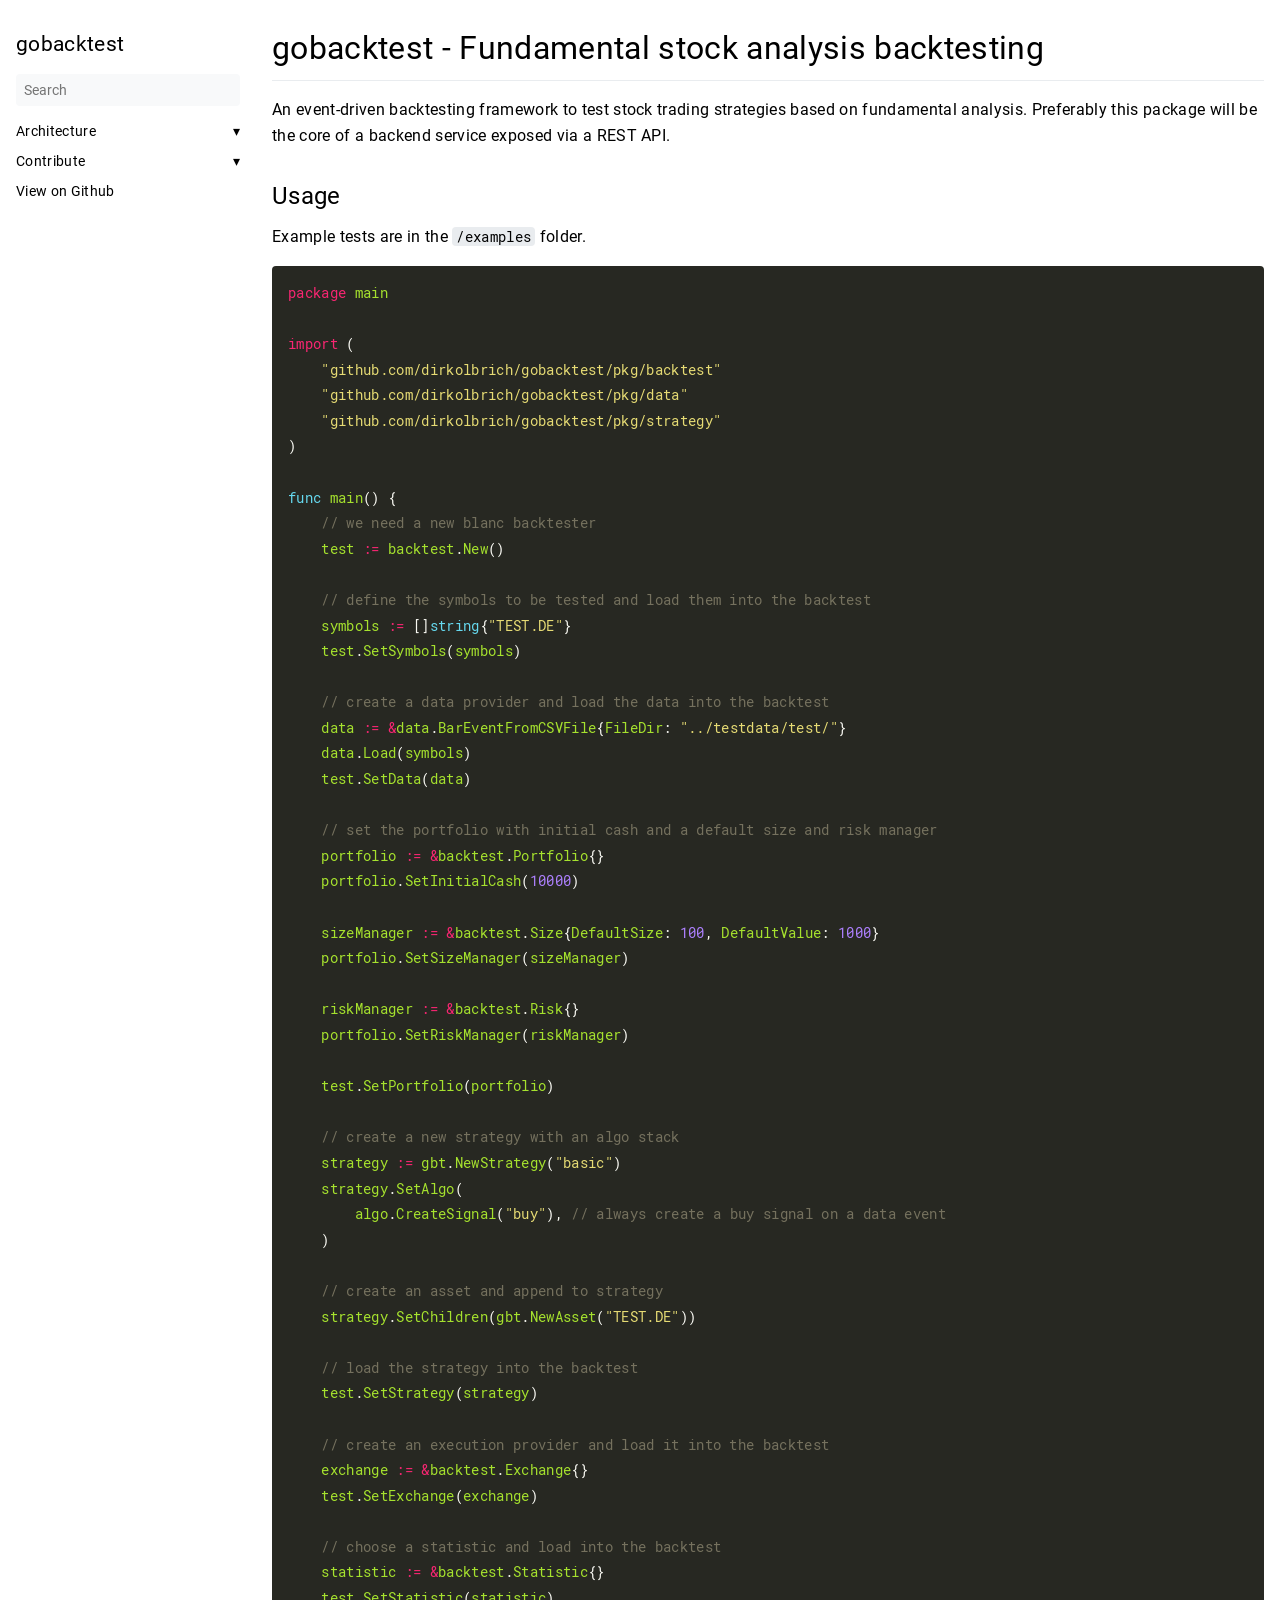
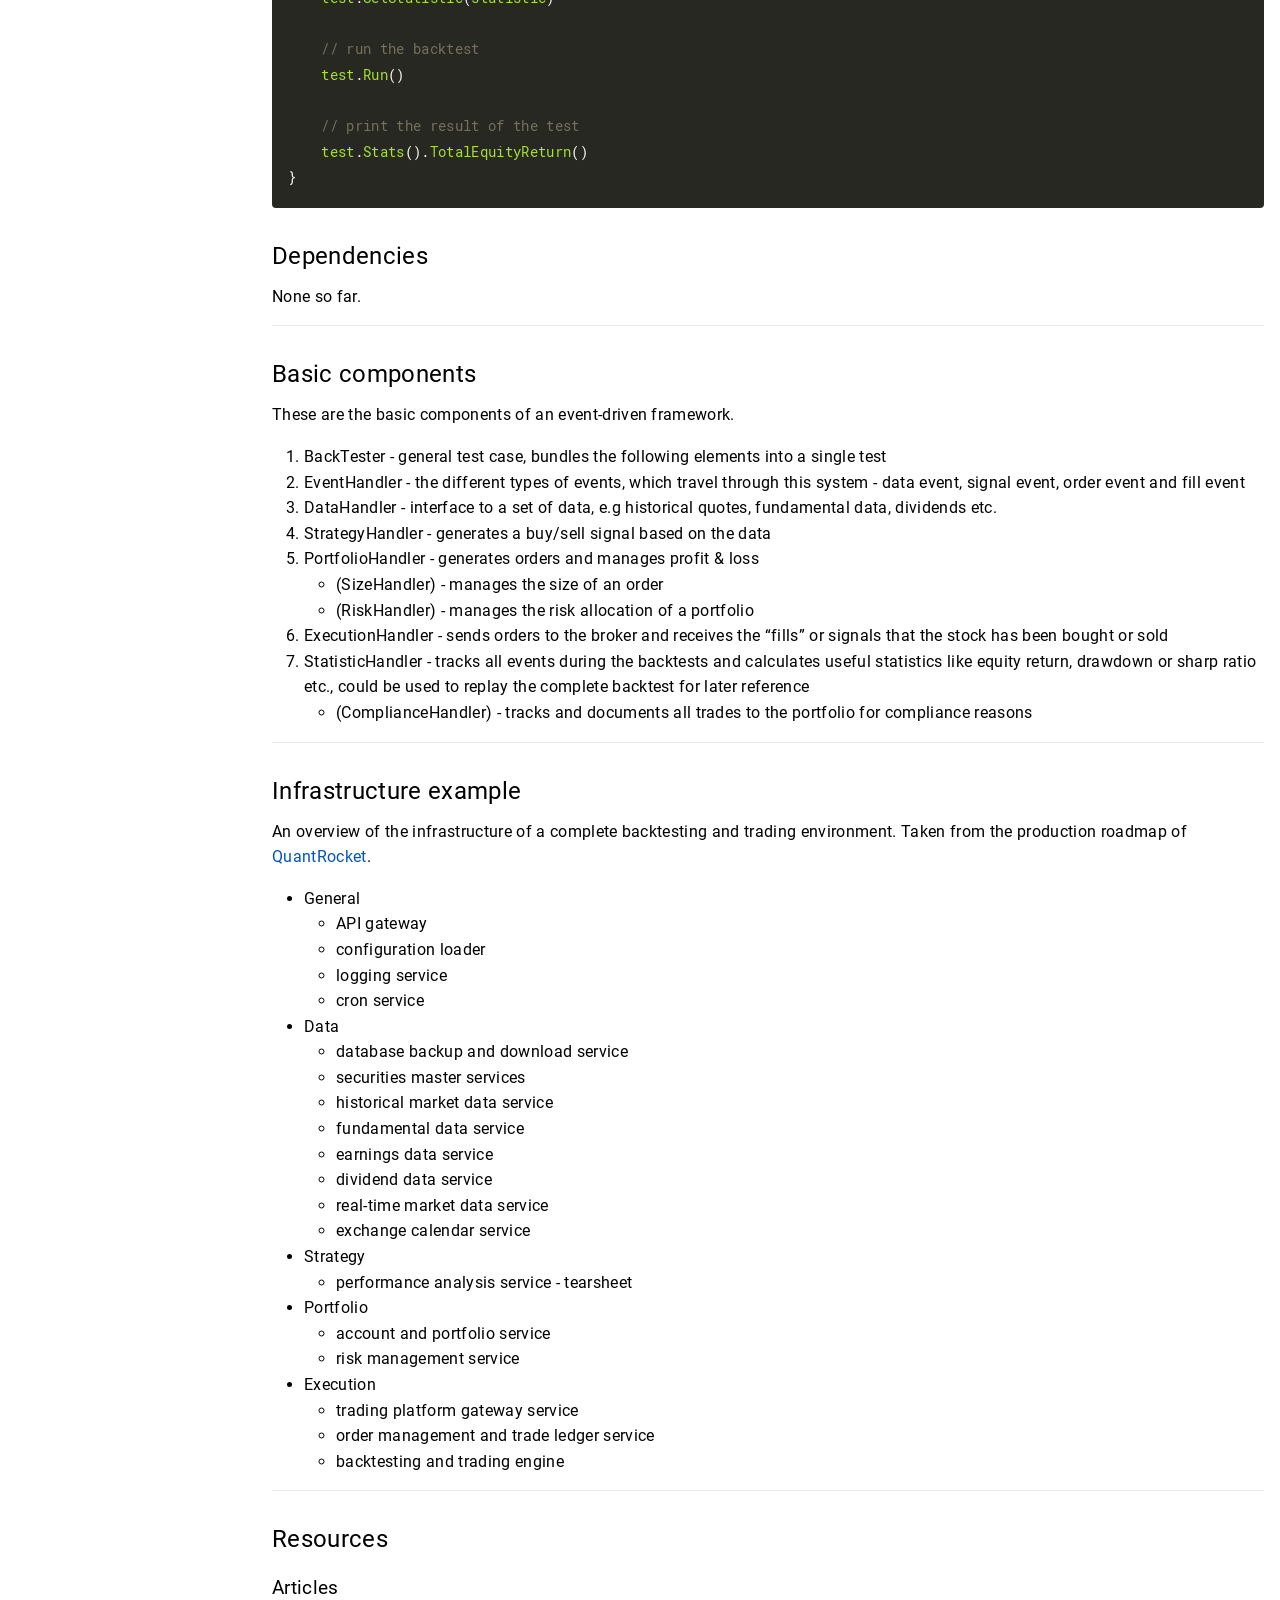
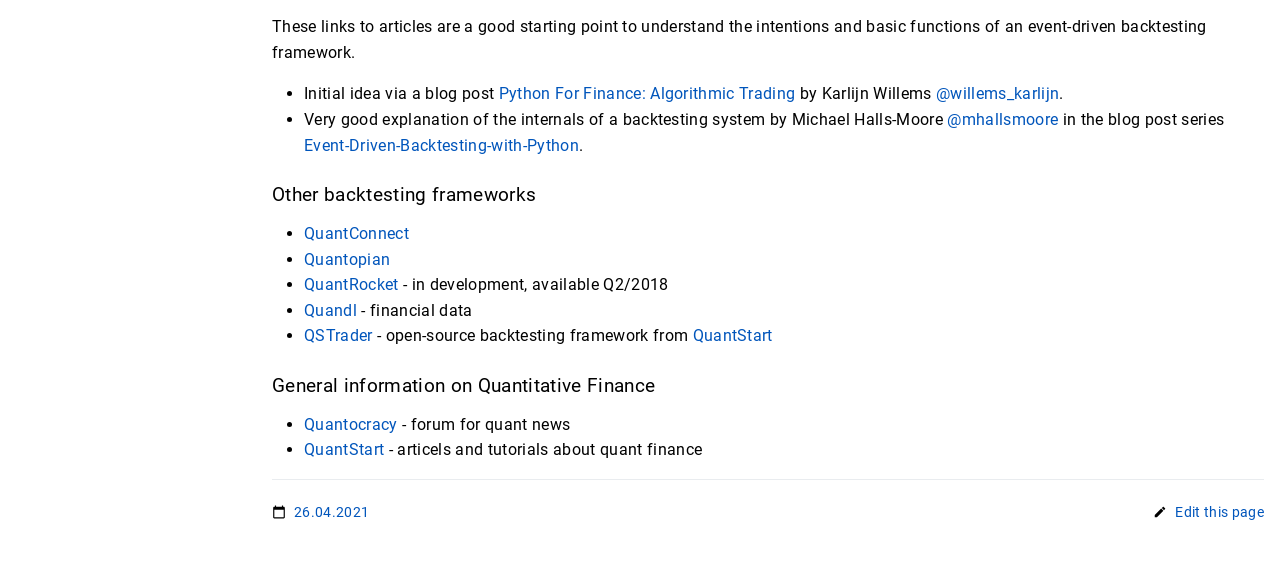
<file: index.html>
<!doctype html><html lang=en dir=ltr><head><meta name=generator content="Hugo 0.82.1"><meta charset=utf-8><meta name=viewport content="width=device-width,initial-scale=1"><meta name=description content="gobacktest - Fundamental stock analysis backtesting #   An event-driven backtesting framework to test stock trading strategies based on fundamental analysis. Preferably this package will be the core of a backend service exposed via a REST API.
Usage #  Example tests are in the /examples folder.
package main import ( &#34;github.com/dirkolbrich/gobacktest/pkg/backtest&#34; &#34;github.com/dirkolbrich/gobacktest/pkg/data&#34; &#34;github.com/dirkolbrich/gobacktest/pkg/strategy&#34; ) func main() { // we need a new blanc backtester  test := backtest.New() // define the symbols to be tested and load them into the backtest  symbols := []string{&#34;TEST."><meta name=theme-color content="#FFFFFF"><meta property="og:title" content="Home"><meta property="og:description" content><meta property="og:type" content="website"><meta property="og:url" content="http://gobacktest.github.io/"><title>Home | gobacktest</title><link rel=manifest href=/manifest.json><link rel=icon href=/favicon.png type=image/x-icon><link rel=stylesheet href=/book.min.a6e33eff9fca295dda99115dabc387fd12b0e1282a347b6e4de6e73b19c96d91.css integrity="sha256-puM+/5/KKV3amRFdq8OH/RKw4SgqNHtuTebnOxnJbZE="><script defer src=/en.search.min.75d4dfad62684cc25594043b43b27c9afb1ade5fa4a830331290377b77eb79f7.js integrity="sha256-ddTfrWJoTMJVlAQ7Q7J8mvsa3l+kqDAzEpA3e3frefc="></script><link rel=alternate type=application/rss+xml href=http://gobacktest.github.io/index.xml title=gobacktest></head><body dir=ltr><input type=checkbox class="hidden toggle" id=menu-control>
<input type=checkbox class="hidden toggle" id=toc-control><main class="container flex"><aside class=book-menu><div class=book-menu-content><nav><h2 class=book-brand><a href=/><span>gobacktest</span></a></h2><div class=book-search><input type=text id=book-search-input placeholder=Search aria-label=Search maxlength=64 data-hotkeys=s/><div class="book-search-spinner hidden"></div><ul id=book-search-results></ul></div><ul><li><input type=checkbox id=section-01573ae56b57119294f09764e82a479c class=toggle>
<label for=section-01573ae56b57119294f09764e82a479c class="flex justify-between"><a href=http://gobacktest.github.io/docs/architecture/>Architecture</a>
<span>▾</span></label><ul></ul></li><li><input type=checkbox id=section-a4608b885780449d5ab724ddf47b8a02 class=toggle>
<label for=section-a4608b885780449d5ab724ddf47b8a02 class="flex justify-between"><a href=http://gobacktest.github.io/docs/contribution/>Contribute</a>
<span>▾</span></label><ul><li><a href=http://gobacktest.github.io/docs/contribution/development/>Contribute to Development</a></li><li><a href=http://gobacktest.github.io/docs/contribution/documentation/>Contribute to Documentation</a></li></ul></li></ul><ul><li><a href=https://github.com/gobacktest/gobacktest target=_blank rel=noopener>View on Github</a></li></ul></nav><script>(function(){var a=document.querySelector("aside.book-menu nav");addEventListener("beforeunload",function(b){localStorage.setItem("menu.scrollTop",a.scrollTop)}),a.scrollTop=localStorage.getItem("menu.scrollTop")})()</script></div></aside><div class=book-page><header class=book-header><div class="flex align-center justify-between"><label for=menu-control><img src=/svg/menu.svg class=book-icon alt=Menu></label>
<strong>Home</strong>
<label for=toc-control></label></div></header><article class=markdown><h1 id=gobacktest---fundamental-stock-analysis-backtesting>gobacktest - Fundamental stock analysis backtesting
<a class=anchor href=#gobacktest---fundamental-stock-analysis-backtesting>#</a></h1><hr><p>An event-driven backtesting framework to test stock trading strategies based on fundamental analysis. Preferably this package will be the core of a backend service exposed via a REST API.</p><h2 id=usage>Usage
<a class=anchor href=#usage>#</a></h2><p>Example tests are in the <code>/examples</code> folder.</p><div class=highlight><pre style=color:#f8f8f2;background-color:#272822;-moz-tab-size:4;-o-tab-size:4;tab-size:4><code class=language-golang data-lang=golang><span style=color:#f92672>package</span> <span style=color:#a6e22e>main</span>

<span style=color:#f92672>import</span> (
    <span style=color:#e6db74>&#34;github.com/dirkolbrich/gobacktest/pkg/backtest&#34;</span>
    <span style=color:#e6db74>&#34;github.com/dirkolbrich/gobacktest/pkg/data&#34;</span>
    <span style=color:#e6db74>&#34;github.com/dirkolbrich/gobacktest/pkg/strategy&#34;</span>
)

<span style=color:#66d9ef>func</span> <span style=color:#a6e22e>main</span>() {
    <span style=color:#75715e>// we need a new blanc backtester
</span><span style=color:#75715e></span>    <span style=color:#a6e22e>test</span> <span style=color:#f92672>:=</span> <span style=color:#a6e22e>backtest</span>.<span style=color:#a6e22e>New</span>()

    <span style=color:#75715e>// define the symbols to be tested and load them into the backtest
</span><span style=color:#75715e></span>    <span style=color:#a6e22e>symbols</span> <span style=color:#f92672>:=</span> []<span style=color:#66d9ef>string</span>{<span style=color:#e6db74>&#34;TEST.DE&#34;</span>}
    <span style=color:#a6e22e>test</span>.<span style=color:#a6e22e>SetSymbols</span>(<span style=color:#a6e22e>symbols</span>)

    <span style=color:#75715e>// create a data provider and load the data into the backtest
</span><span style=color:#75715e></span>    <span style=color:#a6e22e>data</span> <span style=color:#f92672>:=</span> <span style=color:#f92672>&amp;</span><span style=color:#a6e22e>data</span>.<span style=color:#a6e22e>BarEventFromCSVFile</span>{<span style=color:#a6e22e>FileDir</span>: <span style=color:#e6db74>&#34;../testdata/test/&#34;</span>}
    <span style=color:#a6e22e>data</span>.<span style=color:#a6e22e>Load</span>(<span style=color:#a6e22e>symbols</span>)
    <span style=color:#a6e22e>test</span>.<span style=color:#a6e22e>SetData</span>(<span style=color:#a6e22e>data</span>)

    <span style=color:#75715e>// set the portfolio with initial cash and a default size and risk manager
</span><span style=color:#75715e></span>    <span style=color:#a6e22e>portfolio</span> <span style=color:#f92672>:=</span> <span style=color:#f92672>&amp;</span><span style=color:#a6e22e>backtest</span>.<span style=color:#a6e22e>Portfolio</span>{}
    <span style=color:#a6e22e>portfolio</span>.<span style=color:#a6e22e>SetInitialCash</span>(<span style=color:#ae81ff>10000</span>)

    <span style=color:#a6e22e>sizeManager</span> <span style=color:#f92672>:=</span> <span style=color:#f92672>&amp;</span><span style=color:#a6e22e>backtest</span>.<span style=color:#a6e22e>Size</span>{<span style=color:#a6e22e>DefaultSize</span>: <span style=color:#ae81ff>100</span>, <span style=color:#a6e22e>DefaultValue</span>: <span style=color:#ae81ff>1000</span>}
    <span style=color:#a6e22e>portfolio</span>.<span style=color:#a6e22e>SetSizeManager</span>(<span style=color:#a6e22e>sizeManager</span>)

    <span style=color:#a6e22e>riskManager</span> <span style=color:#f92672>:=</span> <span style=color:#f92672>&amp;</span><span style=color:#a6e22e>backtest</span>.<span style=color:#a6e22e>Risk</span>{}
    <span style=color:#a6e22e>portfolio</span>.<span style=color:#a6e22e>SetRiskManager</span>(<span style=color:#a6e22e>riskManager</span>)

    <span style=color:#a6e22e>test</span>.<span style=color:#a6e22e>SetPortfolio</span>(<span style=color:#a6e22e>portfolio</span>)

    <span style=color:#75715e>// create a new strategy with an algo stack
</span><span style=color:#75715e></span>    <span style=color:#a6e22e>strategy</span> <span style=color:#f92672>:=</span> <span style=color:#a6e22e>gbt</span>.<span style=color:#a6e22e>NewStrategy</span>(<span style=color:#e6db74>&#34;basic&#34;</span>)
    <span style=color:#a6e22e>strategy</span>.<span style=color:#a6e22e>SetAlgo</span>(
        <span style=color:#a6e22e>algo</span>.<span style=color:#a6e22e>CreateSignal</span>(<span style=color:#e6db74>&#34;buy&#34;</span>), <span style=color:#75715e>// always create a buy signal on a data event
</span><span style=color:#75715e></span>    )

    <span style=color:#75715e>// create an asset and append to strategy
</span><span style=color:#75715e></span>    <span style=color:#a6e22e>strategy</span>.<span style=color:#a6e22e>SetChildren</span>(<span style=color:#a6e22e>gbt</span>.<span style=color:#a6e22e>NewAsset</span>(<span style=color:#e6db74>&#34;TEST.DE&#34;</span>))

    <span style=color:#75715e>// load the strategy into the backtest
</span><span style=color:#75715e></span>    <span style=color:#a6e22e>test</span>.<span style=color:#a6e22e>SetStrategy</span>(<span style=color:#a6e22e>strategy</span>)

    <span style=color:#75715e>// create an execution provider and load it into the backtest
</span><span style=color:#75715e></span>    <span style=color:#a6e22e>exchange</span> <span style=color:#f92672>:=</span> <span style=color:#f92672>&amp;</span><span style=color:#a6e22e>backtest</span>.<span style=color:#a6e22e>Exchange</span>{}
    <span style=color:#a6e22e>test</span>.<span style=color:#a6e22e>SetExchange</span>(<span style=color:#a6e22e>exchange</span>)

    <span style=color:#75715e>// choose a statistic and load into the backtest
</span><span style=color:#75715e></span>    <span style=color:#a6e22e>statistic</span> <span style=color:#f92672>:=</span> <span style=color:#f92672>&amp;</span><span style=color:#a6e22e>backtest</span>.<span style=color:#a6e22e>Statistic</span>{}
    <span style=color:#a6e22e>test</span>.<span style=color:#a6e22e>SetStatistic</span>(<span style=color:#a6e22e>statistic</span>)

    <span style=color:#75715e>// run the backtest
</span><span style=color:#75715e></span>    <span style=color:#a6e22e>test</span>.<span style=color:#a6e22e>Run</span>()

    <span style=color:#75715e>// print the result of the test
</span><span style=color:#75715e></span>    <span style=color:#a6e22e>test</span>.<span style=color:#a6e22e>Stats</span>().<span style=color:#a6e22e>TotalEquityReturn</span>()
}
</code></pre></div><h2 id=dependencies>Dependencies
<a class=anchor href=#dependencies>#</a></h2><p>None so far.</p><hr><h2 id=basic-components>Basic components
<a class=anchor href=#basic-components>#</a></h2><p>These are the basic components of an event-driven framework.</p><ol><li>BackTester - general test case, bundles the following elements into a single test</li><li>EventHandler - the different types of events, which travel through this system - data event, signal event, order event and fill event</li><li>DataHandler - interface to a set of data, e.g historical quotes, fundamental data, dividends etc.</li><li>StrategyHandler - generates a buy/sell signal based on the data</li><li>PortfolioHandler - generates orders and manages profit & loss<ul><li>(SizeHandler) - manages the size of an order</li><li>(RiskHandler) - manages the risk allocation of a portfolio</li></ul></li><li>ExecutionHandler - sends orders to the broker and receives the “fills” or signals that the stock has been bought or sold</li><li>StatisticHandler - tracks all events during the backtests and calculates useful statistics like equity return, drawdown or sharp ratio etc., could be used to replay the complete backtest for later reference<ul><li>(ComplianceHandler) - tracks and documents all trades to the portfolio for compliance reasons</li></ul></li></ol><hr><h2 id=infrastructure-example>Infrastructure example
<a class=anchor href=#infrastructure-example>#</a></h2><p>An overview of the infrastructure of a complete backtesting and trading environment. Taken from the production roadmap of <a href=https://www.quantrocket.com/#product-roadmap>QuantRocket</a>.</p><ul><li>General<ul><li>API gateway</li><li>configuration loader</li><li>logging service</li><li>cron service</li></ul></li><li>Data<ul><li>database backup and download service</li><li>securities master services</li><li>historical market data service</li><li>fundamental data service</li><li>earnings data service</li><li>dividend data service</li><li>real-time market data service</li><li>exchange calendar service</li></ul></li><li>Strategy<ul><li>performance analysis service - tearsheet</li></ul></li><li>Portfolio<ul><li>account and portfolio service</li><li>risk management service</li></ul></li><li>Execution<ul><li>trading platform gateway service</li><li>order management and trade ledger service</li><li>backtesting and trading engine</li></ul></li></ul><hr><h2 id=resources>Resources
<a class=anchor href=#resources>#</a></h2><h3 id=articles>Articles
<a class=anchor href=#articles>#</a></h3><p>These links to articles are a good starting point to understand the intentions and basic functions of an event-driven backtesting framework.</p><ul><li>Initial idea via a blog post <a href=https://www.datacamp.com/community/tutorials/finance-python-trading#backtesting>Python For Finance: Algorithmic Trading</a> by Karlijn Willems <a href=https://twitter.com/willems_karlijn>@willems_karlijn</a>.</li><li>Very good explanation of the internals of a backtesting system by Michael Halls-Moore <a href=https://twitter.com/mhallsmoore>@mhallsmoore</a> in the blog post series <a href=https://www.quantstart.com/articles/Event-Driven-Backtesting-with-Python-Part-I>Event-Driven-Backtesting-with-Python</a>.</li></ul><h3 id=other-backtesting-frameworks>Other backtesting frameworks
<a class=anchor href=#other-backtesting-frameworks>#</a></h3><ul><li><a href=https://www.quantconnect.com>QuantConnect</a></li><li><a href=https://www.quantopian.com>Quantopian</a></li><li><a href=https://www.quantrocket.com>QuantRocket</a> - in development, available Q2/2018</li><li><a href=https://www.quandl.com>Quandl</a> - financial data</li><li><a href=https://www.quantstart.com/qstrader>QSTrader</a> - open-source backtesting framework from <a href=https://www.quantstart.com>QuantStart</a></li></ul><h3 id=general-information-on-quantitative-finance>General information on Quantitative Finance
<a class=anchor href=#general-information-on-quantitative-finance>#</a></h3><ul><li><a href=http://quantocracy.com>Quantocracy</a> - forum for quant news</li><li><a href=https://www.quantstart.com>QuantStart</a> - articels and tutorials about quant finance</li></ul><hr></article><footer class=book-footer><div class="flex flex-wrap justify-between"><div><a class="flex align-center" href=https://github.com/gobacktest/gobacktest.github.io/commit/df0579572b4ce0ec42dadff8cd1769e1aada72a6 title="Last modified by Dirk Olbrich | 26.04.2021" target=_blank rel=noopener><img src=/svg/calendar.svg class=book-icon alt=Calendar>
<span>26.04.2021</span></a></div><div><a class="flex align-center" href=https://github.com/gobacktest/gobacktest.github.io/edit/main/content/content/_index.md target=_blank rel=noopener><img src=/svg/edit.svg class=book-icon alt=Edit>
<span>Edit this page</span></a></div></div></footer><div class=book-comments></div><label for=menu-control class="hidden book-menu-overlay"></label></div></main></body></html>
</file>
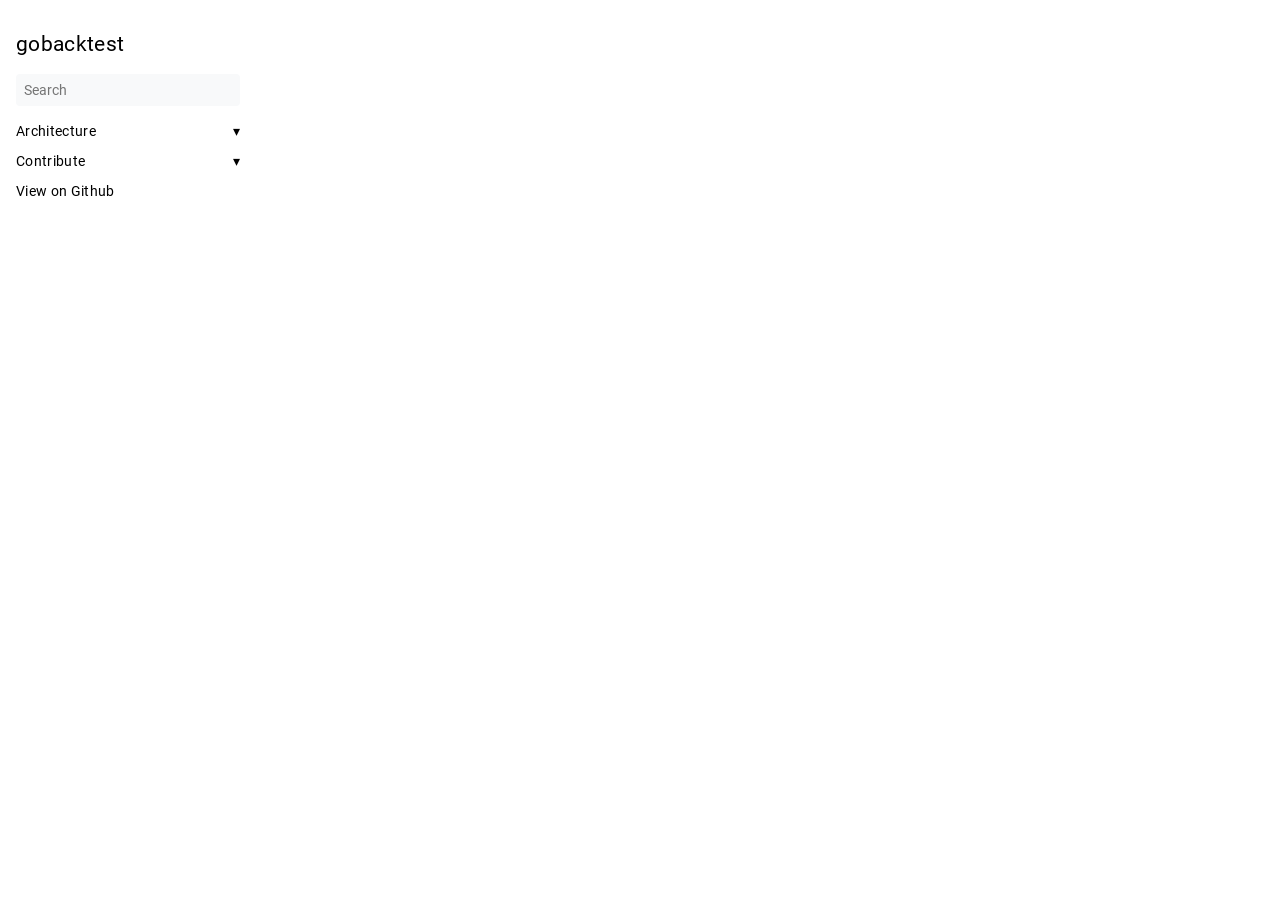
<file: docs/index.html>
<!doctype html><html lang=en dir=ltr><head><meta name=generator content="Hugo 0.82.1"><meta charset=utf-8><meta name=viewport content="width=device-width,initial-scale=1"><meta name=description content><meta name=theme-color content="#FFFFFF"><meta property="og:title" content="Docs"><meta property="og:description" content><meta property="og:type" content="website"><meta property="og:url" content="http://gobacktest.github.io/docs/"><title>Docs | gobacktest</title><link rel=manifest href=/manifest.json><link rel=icon href=/favicon.png type=image/x-icon><link rel=stylesheet href=/book.min.a6e33eff9fca295dda99115dabc387fd12b0e1282a347b6e4de6e73b19c96d91.css integrity="sha256-puM+/5/KKV3amRFdq8OH/RKw4SgqNHtuTebnOxnJbZE="><script defer src=/en.search.min.75d4dfad62684cc25594043b43b27c9afb1ade5fa4a830331290377b77eb79f7.js integrity="sha256-ddTfrWJoTMJVlAQ7Q7J8mvsa3l+kqDAzEpA3e3frefc="></script><link rel=alternate type=application/rss+xml href=http://gobacktest.github.io/docs/index.xml title=gobacktest></head><body dir=ltr><input type=checkbox class="hidden toggle" id=menu-control>
<input type=checkbox class="hidden toggle" id=toc-control><main class="container flex"><aside class=book-menu><div class=book-menu-content><nav><h2 class=book-brand><a href=/><span>gobacktest</span></a></h2><div class=book-search><input type=text id=book-search-input placeholder=Search aria-label=Search maxlength=64 data-hotkeys=s/><div class="book-search-spinner hidden"></div><ul id=book-search-results></ul></div><ul><li><input type=checkbox id=section-01573ae56b57119294f09764e82a479c class=toggle>
<label for=section-01573ae56b57119294f09764e82a479c class="flex justify-between"><a href=http://gobacktest.github.io/docs/architecture/>Architecture</a>
<span>▾</span></label><ul></ul></li><li><input type=checkbox id=section-a4608b885780449d5ab724ddf47b8a02 class=toggle>
<label for=section-a4608b885780449d5ab724ddf47b8a02 class="flex justify-between"><a href=http://gobacktest.github.io/docs/contribution/>Contribute</a>
<span>▾</span></label><ul><li><a href=http://gobacktest.github.io/docs/contribution/development/>Contribute to Development</a></li><li><a href=http://gobacktest.github.io/docs/contribution/documentation/>Contribute to Documentation</a></li></ul></li></ul><ul><li><a href=https://github.com/gobacktest/gobacktest target=_blank rel=noopener>View on Github</a></li></ul></nav><script>(function(){var a=document.querySelector("aside.book-menu nav");addEventListener("beforeunload",function(b){localStorage.setItem("menu.scrollTop",a.scrollTop)}),a.scrollTop=localStorage.getItem("menu.scrollTop")})()</script></div></aside><div class=book-page><header class=book-header><div class="flex align-center justify-between"><label for=menu-control><img src=/svg/menu.svg class=book-icon alt=Menu></label>
<strong>Docs</strong>
<label for=toc-control><img src=/svg/toc.svg class=book-icon alt="Table of Contents"></label></div><aside class="hidden clearfix"></aside></header><article class=markdown></article><footer class=book-footer><div class="flex flex-wrap justify-between"></div></footer><label for=menu-control class="hidden book-menu-overlay"></label></div><aside class=book-toc><div class=book-toc-content></div></aside></main></body></html>
</file>
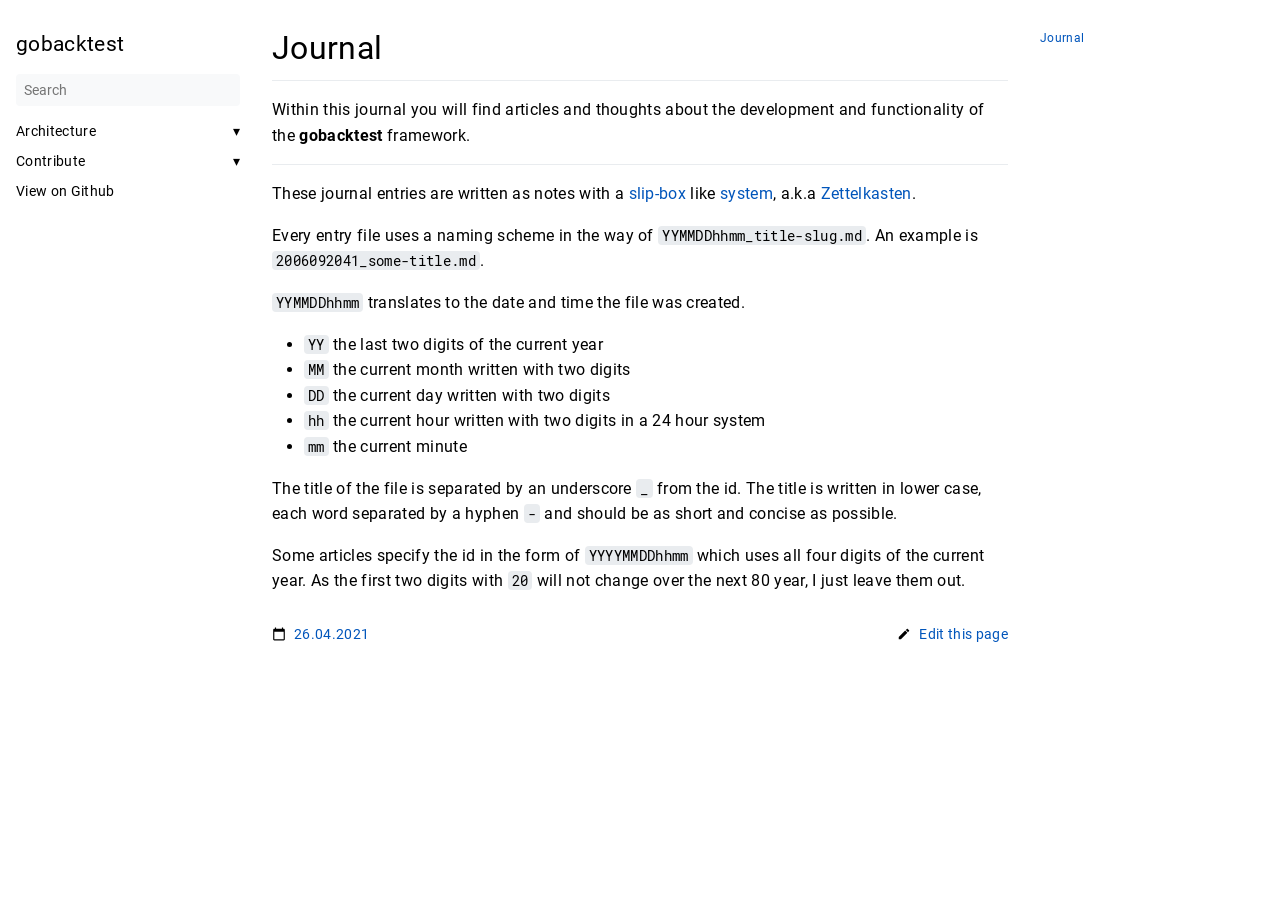
<file: journal/index.html>
<!doctype html><html lang=en dir=ltr><head><meta name=generator content="Hugo 0.82.1"><meta charset=utf-8><meta name=viewport content="width=device-width,initial-scale=1"><meta name=description content="Journal #   Within this journal you will find articles and thoughts about the development and functionality of the gobacktest framework.
 These journal entries are written as notes with a slip-box like system, a.k.a Zettelkasten.
Every entry file uses a naming scheme in the way of YYMMDDhhmm_title-slug.md. An example is 2006092041_some-title.md.
YYMMDDhhmm translates to the date and time the file was created.
 YY the last two digits of the current year MM the current month written with two digits DD the current day written with two digits hh the current hour written with two digits in a 24 hour system mm the current minute  The title of the file is separated by an underscore _ from the id."><meta name=theme-color content="#FFFFFF"><meta property="og:title" content="Journal"><meta property="og:description" content><meta property="og:type" content="website"><meta property="og:url" content="http://gobacktest.github.io/journal/"><title>Journal | gobacktest</title><link rel=manifest href=/manifest.json><link rel=icon href=/favicon.png type=image/x-icon><link rel=stylesheet href=/book.min.a6e33eff9fca295dda99115dabc387fd12b0e1282a347b6e4de6e73b19c96d91.css integrity="sha256-puM+/5/KKV3amRFdq8OH/RKw4SgqNHtuTebnOxnJbZE="><script defer src=/en.search.min.75d4dfad62684cc25594043b43b27c9afb1ade5fa4a830331290377b77eb79f7.js integrity="sha256-ddTfrWJoTMJVlAQ7Q7J8mvsa3l+kqDAzEpA3e3frefc="></script><link rel=alternate type=application/rss+xml href=http://gobacktest.github.io/journal/index.xml title=gobacktest></head><body dir=ltr><input type=checkbox class="hidden toggle" id=menu-control>
<input type=checkbox class="hidden toggle" id=toc-control><main class="container flex"><aside class=book-menu><div class=book-menu-content><nav><h2 class=book-brand><a href=/><span>gobacktest</span></a></h2><div class=book-search><input type=text id=book-search-input placeholder=Search aria-label=Search maxlength=64 data-hotkeys=s/><div class="book-search-spinner hidden"></div><ul id=book-search-results></ul></div><ul><li><input type=checkbox id=section-01573ae56b57119294f09764e82a479c class=toggle>
<label for=section-01573ae56b57119294f09764e82a479c class="flex justify-between"><a href=http://gobacktest.github.io/docs/architecture/>Architecture</a>
<span>▾</span></label><ul></ul></li><li><input type=checkbox id=section-a4608b885780449d5ab724ddf47b8a02 class=toggle>
<label for=section-a4608b885780449d5ab724ddf47b8a02 class="flex justify-between"><a href=http://gobacktest.github.io/docs/contribution/>Contribute</a>
<span>▾</span></label><ul><li><a href=http://gobacktest.github.io/docs/contribution/development/>Contribute to Development</a></li><li><a href=http://gobacktest.github.io/docs/contribution/documentation/>Contribute to Documentation</a></li></ul></li></ul><ul><li><a href=https://github.com/gobacktest/gobacktest target=_blank rel=noopener>View on Github</a></li></ul></nav><script>(function(){var a=document.querySelector("aside.book-menu nav");addEventListener("beforeunload",function(b){localStorage.setItem("menu.scrollTop",a.scrollTop)}),a.scrollTop=localStorage.getItem("menu.scrollTop")})()</script></div></aside><div class=book-page><header class=book-header><div class="flex align-center justify-between"><label for=menu-control><img src=/svg/menu.svg class=book-icon alt=Menu></label>
<strong>Journal</strong>
<label for=toc-control><img src=/svg/toc.svg class=book-icon alt="Table of Contents"></label></div><aside class="hidden clearfix"><nav id=TableOfContents><ul><li><a href=#journal>Journal</a></li></ul></nav></aside></header><article class=markdown><h1 id=journal>Journal
<a class=anchor href=#journal>#</a></h1><hr><p>Within this journal you will find articles and thoughts about the development and functionality of the <strong>gobacktest</strong> framework.</p><hr><p>These journal entries are written as notes with a <a href=https://fortelabs.co/blog/how-to-take-smart-notes/>slip-box</a> like <a href=https://writingcooperative.com/zettelkasten-how-one-german-scholar-was-so-freakishly-productive-997e4e0ca125>system</a>, a.k.a <a href=https://zettelkasten.de>Zettelkasten</a>.</p><p>Every entry file uses a naming scheme in the way of <code>YYMMDDhhmm_title-slug.md</code>. An example is <code>2006092041_some-title.md</code>.</p><p><code>YYMMDDhhmm</code> translates to the date and time the file was created.</p><ul><li><code>YY</code> the last two digits of the current year</li><li><code>MM</code> the current month written with two digits</li><li><code>DD</code> the current day written with two digits</li><li><code>hh</code> the current hour written with two digits in a 24 hour system</li><li><code>mm</code> the current minute</li></ul><p>The title of the file is separated by an underscore <code>_</code> from the id. The title is written in lower case, each word separated by a hyphen <code>-</code> and should be as short and concise as possible.</p><p>Some articles specify the id in the form of <code>YYYYMMDDhhmm</code> which uses all four digits of the current year. As the first two digits with <code>20</code> will not change over the next 80 year, I just leave them out.</p></article><footer class=book-footer><div class="flex flex-wrap justify-between"><div><a class="flex align-center" href=https://github.com/gobacktest/gobacktest.github.io/commit/13273d7a1ed102399e27cf4ec3f3c05f8aa17e83 title="Last modified by Dirk Olbrich | 26.04.2021" target=_blank rel=noopener><img src=/svg/calendar.svg class=book-icon alt=Calendar>
<span>26.04.2021</span></a></div><div><a class="flex align-center" href=https://github.com/gobacktest/gobacktest.github.io/edit/main/content/content/journal/_index.md target=_blank rel=noopener><img src=/svg/edit.svg class=book-icon alt=Edit>
<span>Edit this page</span></a></div></div></footer><div class=book-comments></div><label for=menu-control class="hidden book-menu-overlay"></label></div><aside class=book-toc><div class=book-toc-content><nav id=TableOfContents><ul><li><a href=#journal>Journal</a></li></ul></nav></div></aside></main></body></html>
</file>
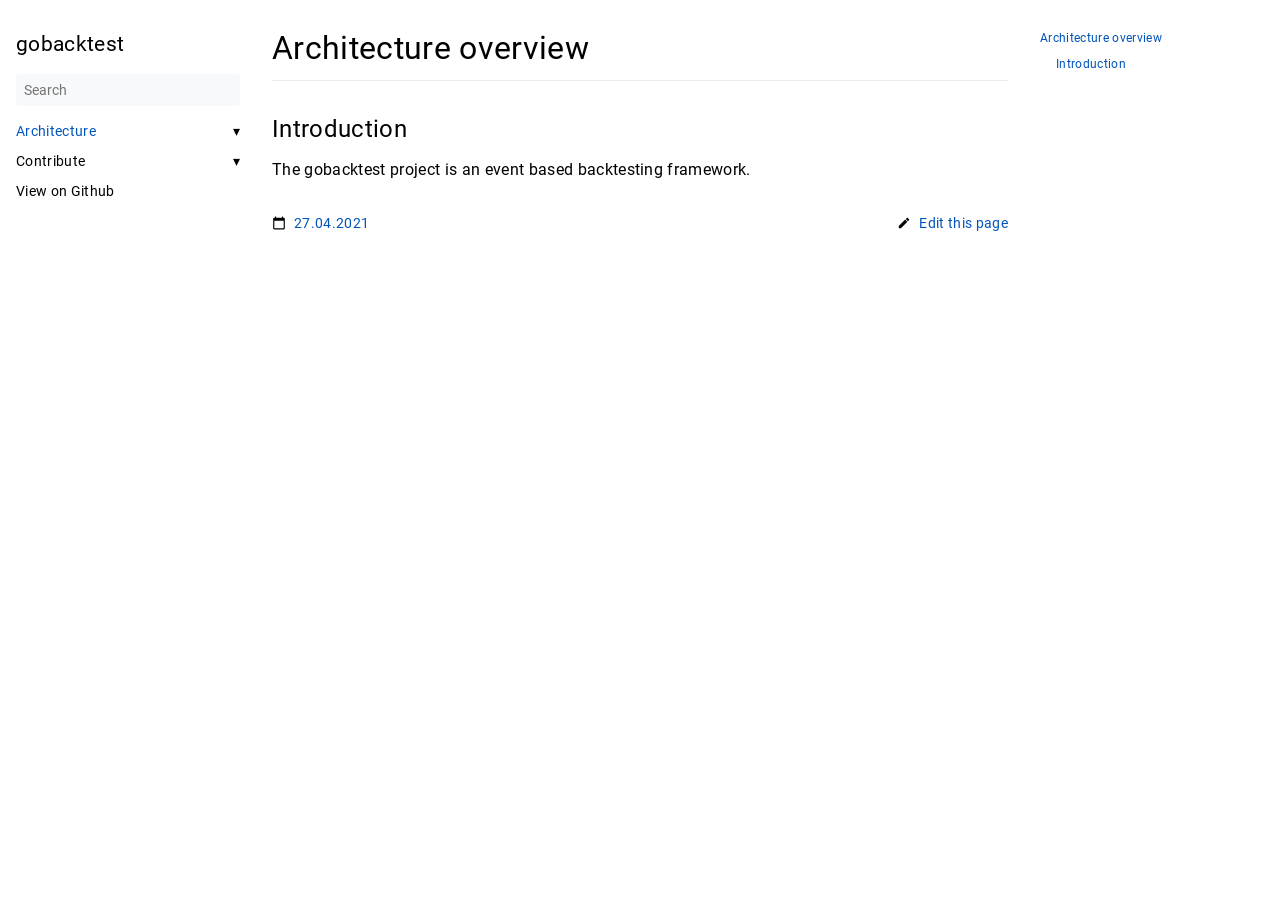
<file: docs/architecture/index.html>
<!doctype html><html lang=en dir=ltr><head><meta name=generator content="Hugo 0.82.1"><meta charset=utf-8><meta name=viewport content="width=device-width,initial-scale=1"><meta name=description content="Architecture overview #   Introduction #  The gobacktest project is an event based backtesting framework."><meta name=theme-color content="#FFFFFF"><meta property="og:title" content="Architecture"><meta property="og:description" content><meta property="og:type" content="website"><meta property="og:url" content="http://gobacktest.github.io/docs/architecture/"><title>Architecture | gobacktest</title><link rel=manifest href=/manifest.json><link rel=icon href=/favicon.png type=image/x-icon><link rel=stylesheet href=/book.min.a6e33eff9fca295dda99115dabc387fd12b0e1282a347b6e4de6e73b19c96d91.css integrity="sha256-puM+/5/KKV3amRFdq8OH/RKw4SgqNHtuTebnOxnJbZE="><script defer src=/en.search.min.75d4dfad62684cc25594043b43b27c9afb1ade5fa4a830331290377b77eb79f7.js integrity="sha256-ddTfrWJoTMJVlAQ7Q7J8mvsa3l+kqDAzEpA3e3frefc="></script><link rel=alternate type=application/rss+xml href=http://gobacktest.github.io/docs/architecture/index.xml title=gobacktest></head><body dir=ltr><input type=checkbox class="hidden toggle" id=menu-control>
<input type=checkbox class="hidden toggle" id=toc-control><main class="container flex"><aside class=book-menu><div class=book-menu-content><nav><h2 class=book-brand><a href=/><span>gobacktest</span></a></h2><div class=book-search><input type=text id=book-search-input placeholder=Search aria-label=Search maxlength=64 data-hotkeys=s/><div class="book-search-spinner hidden"></div><ul id=book-search-results></ul></div><ul><li><input type=checkbox id=section-01573ae56b57119294f09764e82a479c class=toggle checked>
<label for=section-01573ae56b57119294f09764e82a479c class="flex justify-between"><a href=http://gobacktest.github.io/docs/architecture/ class=active>Architecture</a>
<span>▾</span></label><ul></ul></li><li><input type=checkbox id=section-a4608b885780449d5ab724ddf47b8a02 class=toggle>
<label for=section-a4608b885780449d5ab724ddf47b8a02 class="flex justify-between"><a href=http://gobacktest.github.io/docs/contribution/>Contribute</a>
<span>▾</span></label><ul><li><a href=http://gobacktest.github.io/docs/contribution/development/>Contribute to Development</a></li><li><a href=http://gobacktest.github.io/docs/contribution/documentation/>Contribute to Documentation</a></li></ul></li></ul><ul><li><a href=https://github.com/gobacktest/gobacktest target=_blank rel=noopener>View on Github</a></li></ul></nav><script>(function(){var a=document.querySelector("aside.book-menu nav");addEventListener("beforeunload",function(b){localStorage.setItem("menu.scrollTop",a.scrollTop)}),a.scrollTop=localStorage.getItem("menu.scrollTop")})()</script></div></aside><div class=book-page><header class=book-header><div class="flex align-center justify-between"><label for=menu-control><img src=/svg/menu.svg class=book-icon alt=Menu></label>
<strong>Architecture</strong>
<label for=toc-control><img src=/svg/toc.svg class=book-icon alt="Table of Contents"></label></div><aside class="hidden clearfix"><nav id=TableOfContents><ul><li><a href=#architecture-overview>Architecture overview</a><ul><li><a href=#introduction>Introduction</a></li></ul></li></ul></nav></aside></header><article class=markdown><h1 id=architecture-overview>Architecture overview
<a class=anchor href=#architecture-overview>#</a></h1><hr><h2 id=introduction>Introduction
<a class=anchor href=#introduction>#</a></h2><p>The gobacktest project is an event based backtesting framework.</p></article><footer class=book-footer><div class="flex flex-wrap justify-between"><div><a class="flex align-center" href=https://github.com/gobacktest/gobacktest.github.io/commit/2dd5e5f682b498c5216aa95f11a2a2e3d264cb68 title="Last modified by Dirk Olbrich | 27.04.2021" target=_blank rel=noopener><img src=/svg/calendar.svg class=book-icon alt=Calendar>
<span>27.04.2021</span></a></div><div><a class="flex align-center" href=https://github.com/gobacktest/gobacktest.github.io/edit/main/content/content/docs/architecture/_index.md target=_blank rel=noopener><img src=/svg/edit.svg class=book-icon alt=Edit>
<span>Edit this page</span></a></div></div></footer><div class=book-comments></div><label for=menu-control class="hidden book-menu-overlay"></label></div><aside class=book-toc><div class=book-toc-content><nav id=TableOfContents><ul><li><a href=#architecture-overview>Architecture overview</a><ul><li><a href=#introduction>Introduction</a></li></ul></li></ul></nav></div></aside></main></body></html>
</file>
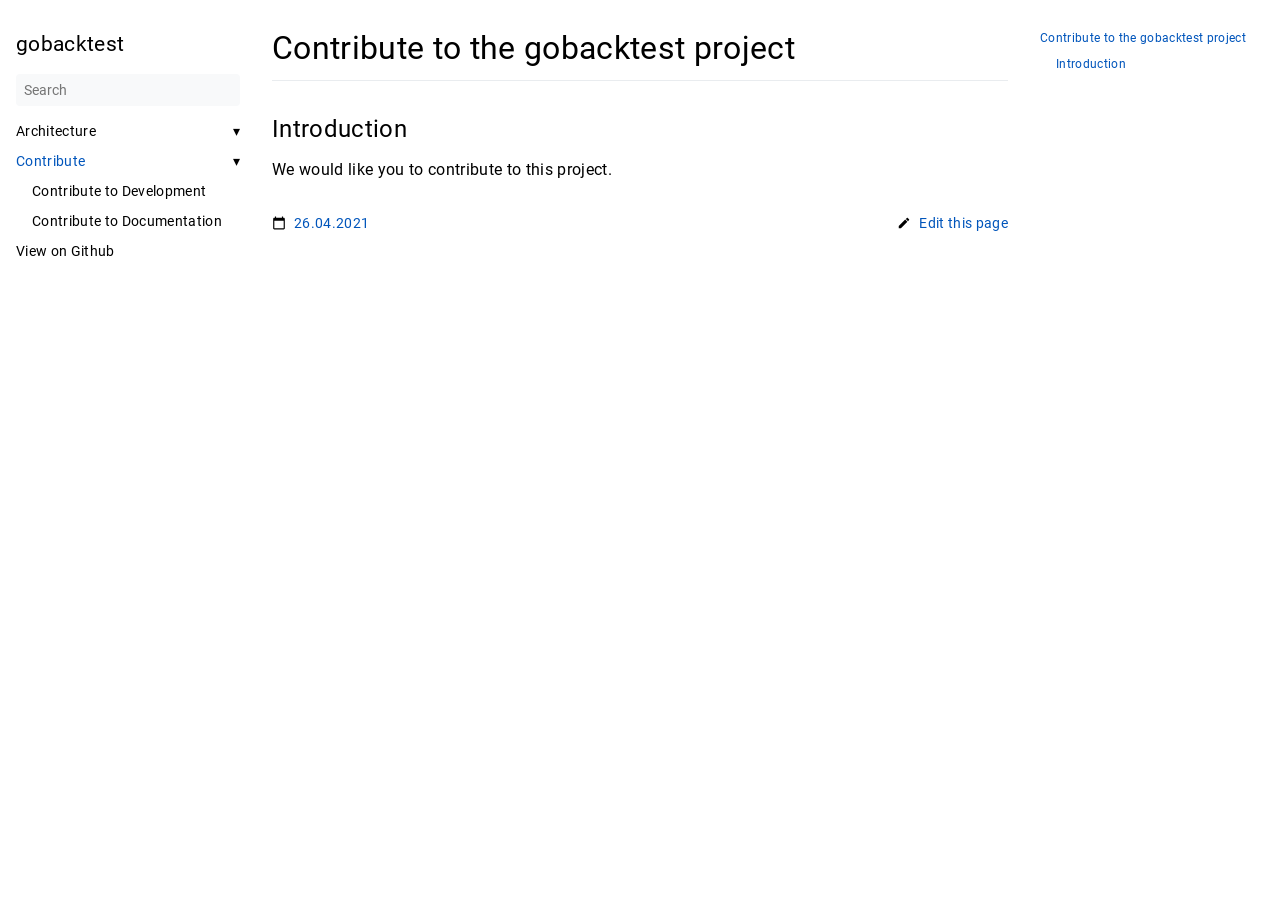
<file: docs/contribution/index.html>
<!doctype html><html lang=en dir=ltr><head><meta name=generator content="Hugo 0.82.1"><meta charset=utf-8><meta name=viewport content="width=device-width,initial-scale=1"><meta name=description content="Contribute to the gobacktest project #   Introduction #  We would like you to contribute to this project."><meta name=theme-color content="#FFFFFF"><meta property="og:title" content="Contribute"><meta property="og:description" content><meta property="og:type" content="website"><meta property="og:url" content="http://gobacktest.github.io/docs/contribution/"><title>Contribute | gobacktest</title><link rel=manifest href=/manifest.json><link rel=icon href=/favicon.png type=image/x-icon><link rel=stylesheet href=/book.min.a6e33eff9fca295dda99115dabc387fd12b0e1282a347b6e4de6e73b19c96d91.css integrity="sha256-puM+/5/KKV3amRFdq8OH/RKw4SgqNHtuTebnOxnJbZE="><script defer src=/en.search.min.75d4dfad62684cc25594043b43b27c9afb1ade5fa4a830331290377b77eb79f7.js integrity="sha256-ddTfrWJoTMJVlAQ7Q7J8mvsa3l+kqDAzEpA3e3frefc="></script><link rel=alternate type=application/rss+xml href=http://gobacktest.github.io/docs/contribution/index.xml title=gobacktest></head><body dir=ltr><input type=checkbox class="hidden toggle" id=menu-control>
<input type=checkbox class="hidden toggle" id=toc-control><main class="container flex"><aside class=book-menu><div class=book-menu-content><nav><h2 class=book-brand><a href=/><span>gobacktest</span></a></h2><div class=book-search><input type=text id=book-search-input placeholder=Search aria-label=Search maxlength=64 data-hotkeys=s/><div class="book-search-spinner hidden"></div><ul id=book-search-results></ul></div><ul><li><input type=checkbox id=section-01573ae56b57119294f09764e82a479c class=toggle>
<label for=section-01573ae56b57119294f09764e82a479c class="flex justify-between"><a href=http://gobacktest.github.io/docs/architecture/>Architecture</a>
<span>▾</span></label><ul></ul></li><li><input type=checkbox id=section-a4608b885780449d5ab724ddf47b8a02 class=toggle checked>
<label for=section-a4608b885780449d5ab724ddf47b8a02 class="flex justify-between"><a href=http://gobacktest.github.io/docs/contribution/ class=active>Contribute</a>
<span>▾</span></label><ul><li><a href=http://gobacktest.github.io/docs/contribution/development/>Contribute to Development</a></li><li><a href=http://gobacktest.github.io/docs/contribution/documentation/>Contribute to Documentation</a></li></ul></li></ul><ul><li><a href=https://github.com/gobacktest/gobacktest target=_blank rel=noopener>View on Github</a></li></ul></nav><script>(function(){var a=document.querySelector("aside.book-menu nav");addEventListener("beforeunload",function(b){localStorage.setItem("menu.scrollTop",a.scrollTop)}),a.scrollTop=localStorage.getItem("menu.scrollTop")})()</script></div></aside><div class=book-page><header class=book-header><div class="flex align-center justify-between"><label for=menu-control><img src=/svg/menu.svg class=book-icon alt=Menu></label>
<strong>Contribute</strong>
<label for=toc-control><img src=/svg/toc.svg class=book-icon alt="Table of Contents"></label></div><aside class="hidden clearfix"><nav id=TableOfContents><ul><li><a href=#contribute-to-the-gobacktest-project>Contribute to the gobacktest project</a><ul><li><a href=#introduction>Introduction</a></li></ul></li></ul></nav></aside></header><article class=markdown><h1 id=contribute-to-the-gobacktest-project>Contribute to the gobacktest project
<a class=anchor href=#contribute-to-the-gobacktest-project>#</a></h1><hr><h2 id=introduction>Introduction
<a class=anchor href=#introduction>#</a></h2><p>We would like you to contribute to this project.</p></article><footer class=book-footer><div class="flex flex-wrap justify-between"><div><a class="flex align-center" href=https://github.com/gobacktest/gobacktest.github.io/commit/df0579572b4ce0ec42dadff8cd1769e1aada72a6 title="Last modified by Dirk Olbrich | 26.04.2021" target=_blank rel=noopener><img src=/svg/calendar.svg class=book-icon alt=Calendar>
<span>26.04.2021</span></a></div><div><a class="flex align-center" href=https://github.com/gobacktest/gobacktest.github.io/edit/main/content/content/docs/contribution/_index.md target=_blank rel=noopener><img src=/svg/edit.svg class=book-icon alt=Edit>
<span>Edit this page</span></a></div></div></footer><div class=book-comments></div><label for=menu-control class="hidden book-menu-overlay"></label></div><aside class=book-toc><div class=book-toc-content><nav id=TableOfContents><ul><li><a href=#contribute-to-the-gobacktest-project>Contribute to the gobacktest project</a><ul><li><a href=#introduction>Introduction</a></li></ul></li></ul></nav></div></aside></main></body></html>
</file>
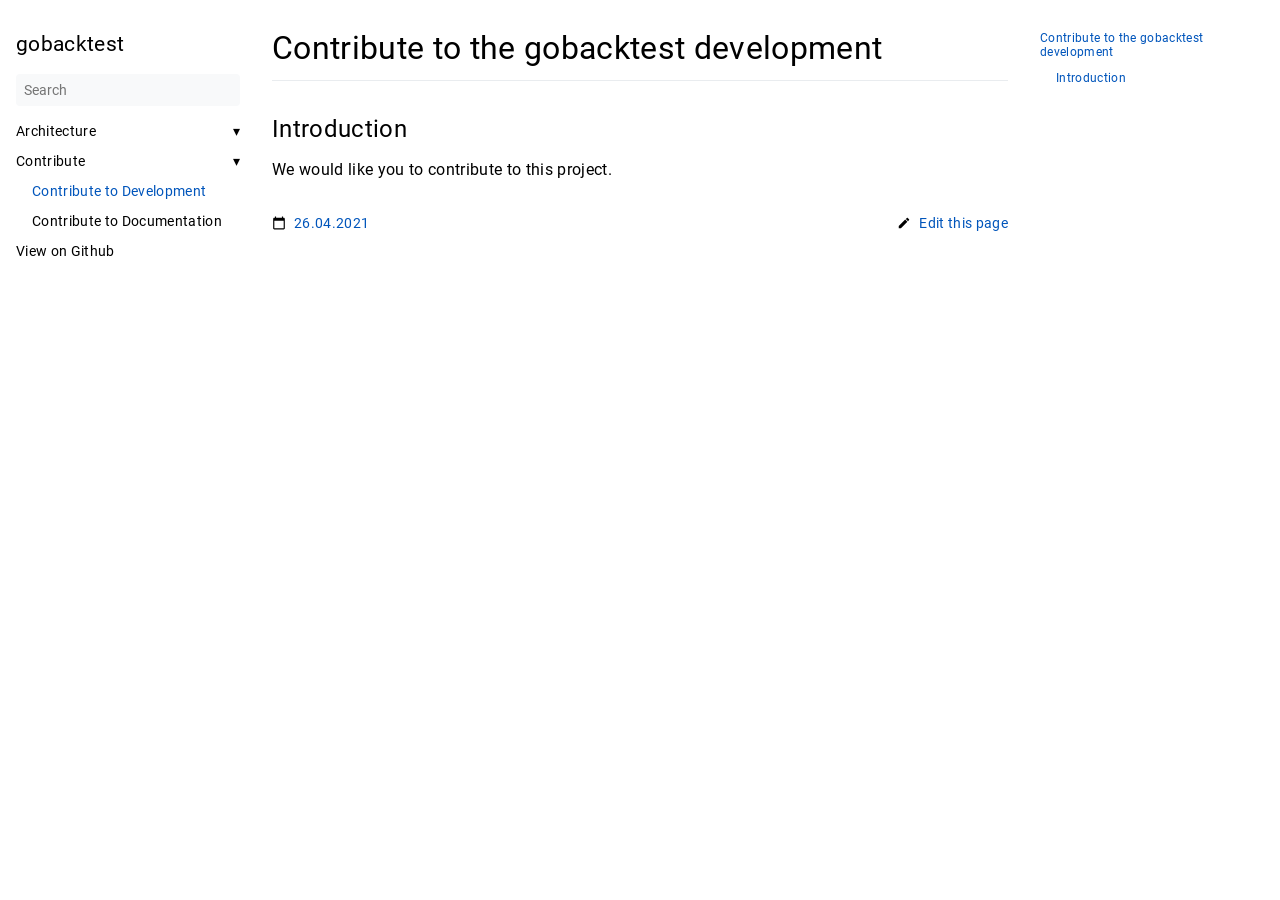
<file: docs/contribution/development/index.html>
<!doctype html><html lang=en dir=ltr><head><meta name=generator content="Hugo 0.82.1"><meta charset=utf-8><meta name=viewport content="width=device-width,initial-scale=1"><meta name=description content="Contribute to the gobacktest development #   Introduction #  We would like you to contribute to this project."><meta name=theme-color content="#FFFFFF"><meta property="og:title" content="Contribute to Development"><meta property="og:description" content="Contribute to the gobacktest development #   Introduction #  We would like you to contribute to this project."><meta property="og:type" content="article"><meta property="og:url" content="http://gobacktest.github.io/docs/contribution/development/"><meta property="article:section" content="docs"><meta property="article:modified_time" content="2021-04-26T17:54:31+02:00"><title>Contribute to Development | gobacktest</title><link rel=manifest href=/manifest.json><link rel=icon href=/favicon.png type=image/x-icon><link rel=stylesheet href=/book.min.a6e33eff9fca295dda99115dabc387fd12b0e1282a347b6e4de6e73b19c96d91.css integrity="sha256-puM+/5/KKV3amRFdq8OH/RKw4SgqNHtuTebnOxnJbZE="><script defer src=/en.search.min.75d4dfad62684cc25594043b43b27c9afb1ade5fa4a830331290377b77eb79f7.js integrity="sha256-ddTfrWJoTMJVlAQ7Q7J8mvsa3l+kqDAzEpA3e3frefc="></script></head><body dir=ltr><input type=checkbox class="hidden toggle" id=menu-control>
<input type=checkbox class="hidden toggle" id=toc-control><main class="container flex"><aside class=book-menu><div class=book-menu-content><nav><h2 class=book-brand><a href=/><span>gobacktest</span></a></h2><div class=book-search><input type=text id=book-search-input placeholder=Search aria-label=Search maxlength=64 data-hotkeys=s/><div class="book-search-spinner hidden"></div><ul id=book-search-results></ul></div><ul><li><input type=checkbox id=section-01573ae56b57119294f09764e82a479c class=toggle>
<label for=section-01573ae56b57119294f09764e82a479c class="flex justify-between"><a href=http://gobacktest.github.io/docs/architecture/>Architecture</a>
<span>▾</span></label><ul></ul></li><li><input type=checkbox id=section-a4608b885780449d5ab724ddf47b8a02 class=toggle checked>
<label for=section-a4608b885780449d5ab724ddf47b8a02 class="flex justify-between"><a href=http://gobacktest.github.io/docs/contribution/>Contribute</a>
<span>▾</span></label><ul><li><a href=http://gobacktest.github.io/docs/contribution/development/ class=active>Contribute to Development</a></li><li><a href=http://gobacktest.github.io/docs/contribution/documentation/>Contribute to Documentation</a></li></ul></li></ul><ul><li><a href=https://github.com/gobacktest/gobacktest target=_blank rel=noopener>View on Github</a></li></ul></nav><script>(function(){var a=document.querySelector("aside.book-menu nav");addEventListener("beforeunload",function(b){localStorage.setItem("menu.scrollTop",a.scrollTop)}),a.scrollTop=localStorage.getItem("menu.scrollTop")})()</script></div></aside><div class=book-page><header class=book-header><div class="flex align-center justify-between"><label for=menu-control><img src=/svg/menu.svg class=book-icon alt=Menu></label>
<strong>Contribute to Development</strong>
<label for=toc-control><img src=/svg/toc.svg class=book-icon alt="Table of Contents"></label></div><aside class="hidden clearfix"><nav id=TableOfContents><ul><li><a href=#contribute-to-the-gobacktest-development>Contribute to the gobacktest development</a><ul><li><a href=#introduction>Introduction</a></li></ul></li></ul></nav></aside></header><article class=markdown><h1 id=contribute-to-the-gobacktest-development>Contribute to the gobacktest development
<a class=anchor href=#contribute-to-the-gobacktest-development>#</a></h1><hr><h2 id=introduction>Introduction
<a class=anchor href=#introduction>#</a></h2><p>We would like you to contribute to this project.</p></article><footer class=book-footer><div class="flex flex-wrap justify-between"><div><a class="flex align-center" href=https://github.com/gobacktest/gobacktest.github.io/commit/df0579572b4ce0ec42dadff8cd1769e1aada72a6 title="Last modified by Dirk Olbrich | 26.04.2021" target=_blank rel=noopener><img src=/svg/calendar.svg class=book-icon alt=Calendar>
<span>26.04.2021</span></a></div><div><a class="flex align-center" href=https://github.com/gobacktest/gobacktest.github.io/edit/main/content/content/docs/contribution/development.md target=_blank rel=noopener><img src=/svg/edit.svg class=book-icon alt=Edit>
<span>Edit this page</span></a></div></div></footer><div class=book-comments></div><label for=menu-control class="hidden book-menu-overlay"></label></div><aside class=book-toc><div class=book-toc-content><nav id=TableOfContents><ul><li><a href=#contribute-to-the-gobacktest-development>Contribute to the gobacktest development</a><ul><li><a href=#introduction>Introduction</a></li></ul></li></ul></nav></div></aside></main></body></html>
</file>
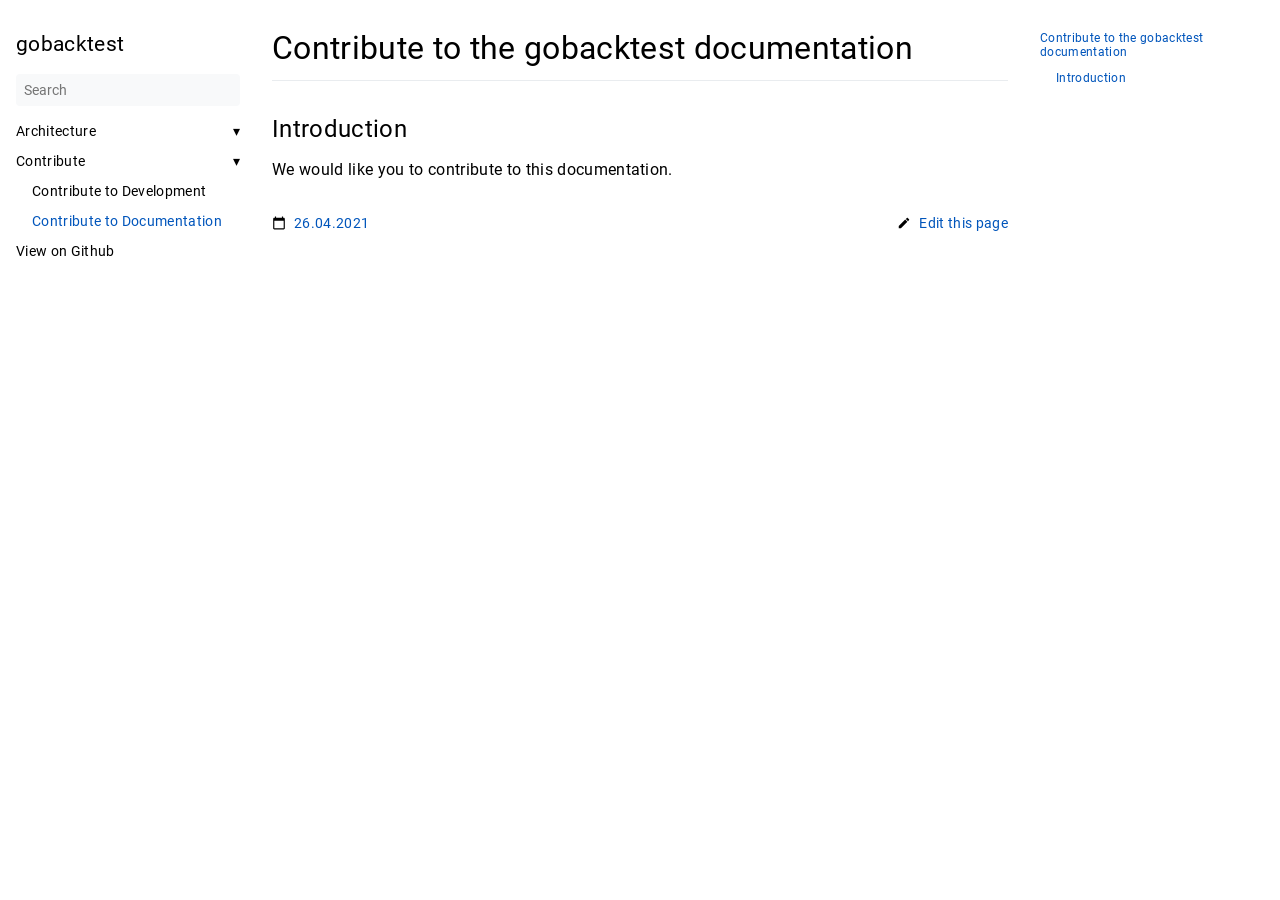
<file: docs/contribution/documentation/index.html>
<!doctype html><html lang=en dir=ltr><head><meta name=generator content="Hugo 0.82.1"><meta charset=utf-8><meta name=viewport content="width=device-width,initial-scale=1"><meta name=description content="Contribute to the gobacktest documentation #   Introduction #  We would like you to contribute to this documentation."><meta name=theme-color content="#FFFFFF"><meta property="og:title" content="Contribute to Documentation"><meta property="og:description" content="Contribute to the gobacktest documentation #   Introduction #  We would like you to contribute to this documentation."><meta property="og:type" content="article"><meta property="og:url" content="http://gobacktest.github.io/docs/contribution/documentation/"><meta property="article:section" content="docs"><meta property="article:modified_time" content="2021-04-26T17:54:31+02:00"><title>Contribute to Documentation | gobacktest</title><link rel=manifest href=/manifest.json><link rel=icon href=/favicon.png type=image/x-icon><link rel=stylesheet href=/book.min.a6e33eff9fca295dda99115dabc387fd12b0e1282a347b6e4de6e73b19c96d91.css integrity="sha256-puM+/5/KKV3amRFdq8OH/RKw4SgqNHtuTebnOxnJbZE="><script defer src=/en.search.min.75d4dfad62684cc25594043b43b27c9afb1ade5fa4a830331290377b77eb79f7.js integrity="sha256-ddTfrWJoTMJVlAQ7Q7J8mvsa3l+kqDAzEpA3e3frefc="></script></head><body dir=ltr><input type=checkbox class="hidden toggle" id=menu-control>
<input type=checkbox class="hidden toggle" id=toc-control><main class="container flex"><aside class=book-menu><div class=book-menu-content><nav><h2 class=book-brand><a href=/><span>gobacktest</span></a></h2><div class=book-search><input type=text id=book-search-input placeholder=Search aria-label=Search maxlength=64 data-hotkeys=s/><div class="book-search-spinner hidden"></div><ul id=book-search-results></ul></div><ul><li><input type=checkbox id=section-01573ae56b57119294f09764e82a479c class=toggle>
<label for=section-01573ae56b57119294f09764e82a479c class="flex justify-between"><a href=http://gobacktest.github.io/docs/architecture/>Architecture</a>
<span>▾</span></label><ul></ul></li><li><input type=checkbox id=section-a4608b885780449d5ab724ddf47b8a02 class=toggle checked>
<label for=section-a4608b885780449d5ab724ddf47b8a02 class="flex justify-between"><a href=http://gobacktest.github.io/docs/contribution/>Contribute</a>
<span>▾</span></label><ul><li><a href=http://gobacktest.github.io/docs/contribution/development/>Contribute to Development</a></li><li><a href=http://gobacktest.github.io/docs/contribution/documentation/ class=active>Contribute to Documentation</a></li></ul></li></ul><ul><li><a href=https://github.com/gobacktest/gobacktest target=_blank rel=noopener>View on Github</a></li></ul></nav><script>(function(){var a=document.querySelector("aside.book-menu nav");addEventListener("beforeunload",function(b){localStorage.setItem("menu.scrollTop",a.scrollTop)}),a.scrollTop=localStorage.getItem("menu.scrollTop")})()</script></div></aside><div class=book-page><header class=book-header><div class="flex align-center justify-between"><label for=menu-control><img src=/svg/menu.svg class=book-icon alt=Menu></label>
<strong>Contribute to Documentation</strong>
<label for=toc-control><img src=/svg/toc.svg class=book-icon alt="Table of Contents"></label></div><aside class="hidden clearfix"><nav id=TableOfContents><ul><li><a href=#contribute-to-the-gobacktest-documentation>Contribute to the gobacktest documentation</a><ul><li><a href=#introduction>Introduction</a></li></ul></li></ul></nav></aside></header><article class=markdown><h1 id=contribute-to-the-gobacktest-documentation>Contribute to the gobacktest documentation
<a class=anchor href=#contribute-to-the-gobacktest-documentation>#</a></h1><hr><h2 id=introduction>Introduction
<a class=anchor href=#introduction>#</a></h2><p>We would like you to contribute to this documentation.</p></article><footer class=book-footer><div class="flex flex-wrap justify-between"><div><a class="flex align-center" href=https://github.com/gobacktest/gobacktest.github.io/commit/df0579572b4ce0ec42dadff8cd1769e1aada72a6 title="Last modified by Dirk Olbrich | 26.04.2021" target=_blank rel=noopener><img src=/svg/calendar.svg class=book-icon alt=Calendar>
<span>26.04.2021</span></a></div><div><a class="flex align-center" href=https://github.com/gobacktest/gobacktest.github.io/edit/main/content/content/docs/contribution/documentation.md target=_blank rel=noopener><img src=/svg/edit.svg class=book-icon alt=Edit>
<span>Edit this page</span></a></div></div></footer><div class=book-comments></div><label for=menu-control class="hidden book-menu-overlay"></label></div><aside class=book-toc><div class=book-toc-content><nav id=TableOfContents><ul><li><a href=#contribute-to-the-gobacktest-documentation>Contribute to the gobacktest documentation</a><ul><li><a href=#introduction>Introduction</a></li></ul></li></ul></nav></div></aside></main></body></html>
</file>
